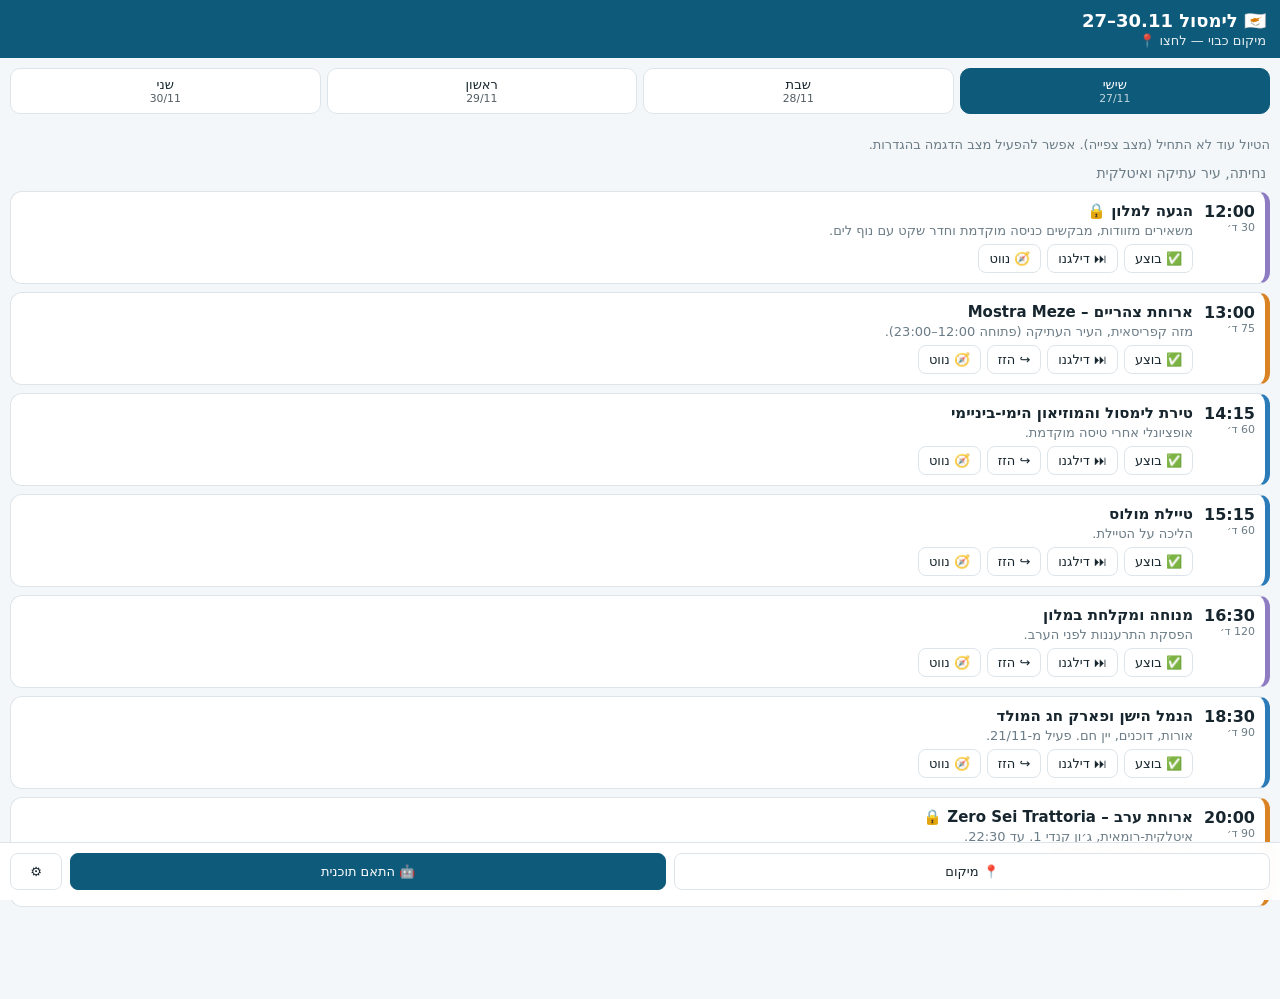
<file: cyprus-trip/index.html>
<!doctype html>
<html lang="he" dir="rtl">
<head>
<meta charset="utf-8">
<meta name="viewport" content="width=device-width,initial-scale=1,viewport-fit=cover">
<title>קפריסין – עוז ושרית</title>
<link rel="manifest" href="manifest.webmanifest">
<meta name="theme-color" content="#0e5a7a">
<link rel="icon" href="icon.svg">
<link rel="stylesheet" href="styles.css">
</head>
<body>
<header>
  <h1>🇨🇾 לימסול <bdi dir="ltr">27–30.11</bdi></h1>
  <div id="loc" class="loc">מיקום כבוי</div>
</header>
<div id="prompt" class="prompt" hidden></div>
<nav id="tabs"></nav>
<main id="list"></main>
<footer>
  <button id="btnLoc">📍 מיקום</button>
  <button id="btnAdapt" class="primary">🤖 התאם תוכנית</button>
  <button id="btnSet">⚙️</button>
</footer>

<dialog id="dlgMove">
  <form method="dialog">
    <h3 id="mvTitle">הזזה</h3>
    <label>יום <select id="mvDay"></select></label>
    <label>שעה <input id="mvTime" type="time"></label>
    <menu><button value="cancel">ביטול</button><button id="mvOk" value="ok" class="primary">הזז</button></menu>
  </form>
</dialog>

<dialog id="dlgAdapt">
  <form method="dialog">
    <h3>התאמת התוכנית</h3>
    <p id="adNow" class="muted"></p>
    <div class="row">
      <label>מאחרים ב-<input id="adDelay" type="number" min="5" step="5" value="30"> דקות</label>
      <button type="button" id="adShift">חשב</button>
    </div>
    <div id="adLocal"></div>
    <hr>
    <label>בקשה חופשית ל-Claude
      <textarea id="adText" rows="3" placeholder="למשל: התעייפנו, רוצים משהו רגוע וקרוב עם נוף. או: יורד גשם."></textarea>
    </label>
    <button type="button" id="adAI" class="primary">🤖 בקש הצעות מ-Claude</button>
    <div id="adStatus" class="muted"></div>
    <div id="adAIList"></div>
    <menu><button value="close">סגור</button></menu>
  </form>
</dialog>

<dialog id="dlgSet">
  <form method="dialog">
    <h3>הגדרות</h3>
    <label>כתובת שרת ה-AI (Worker)<input id="stEndpoint" type="url" placeholder="https://…workers.dev"></label>
    <label>טוקן אפליקציה (אופציונלי)<input id="stToken" type="text" autocomplete="off"></label>
    <hr>
    <label><input id="stSim" type="checkbox"> מצב הדגמה (שעה ויום מדומים)</label>
    <div class="row">
      <select id="stSimDay"></select>
      <input id="stSimTime" type="time" value="14:00">
    </div>
    <button type="button" id="stReset" class="danger">איפוס כל הסימונים וההזזות</button>
    <menu><button value="cancel">ביטול</button><button id="stOk" value="ok" class="primary">שמור</button></menu>
  </form>
</dialog>

<script src="plan.js"></script>
<script src="logic.js"></script>
<script src="app.js"></script>
</body>
</html>
</file>
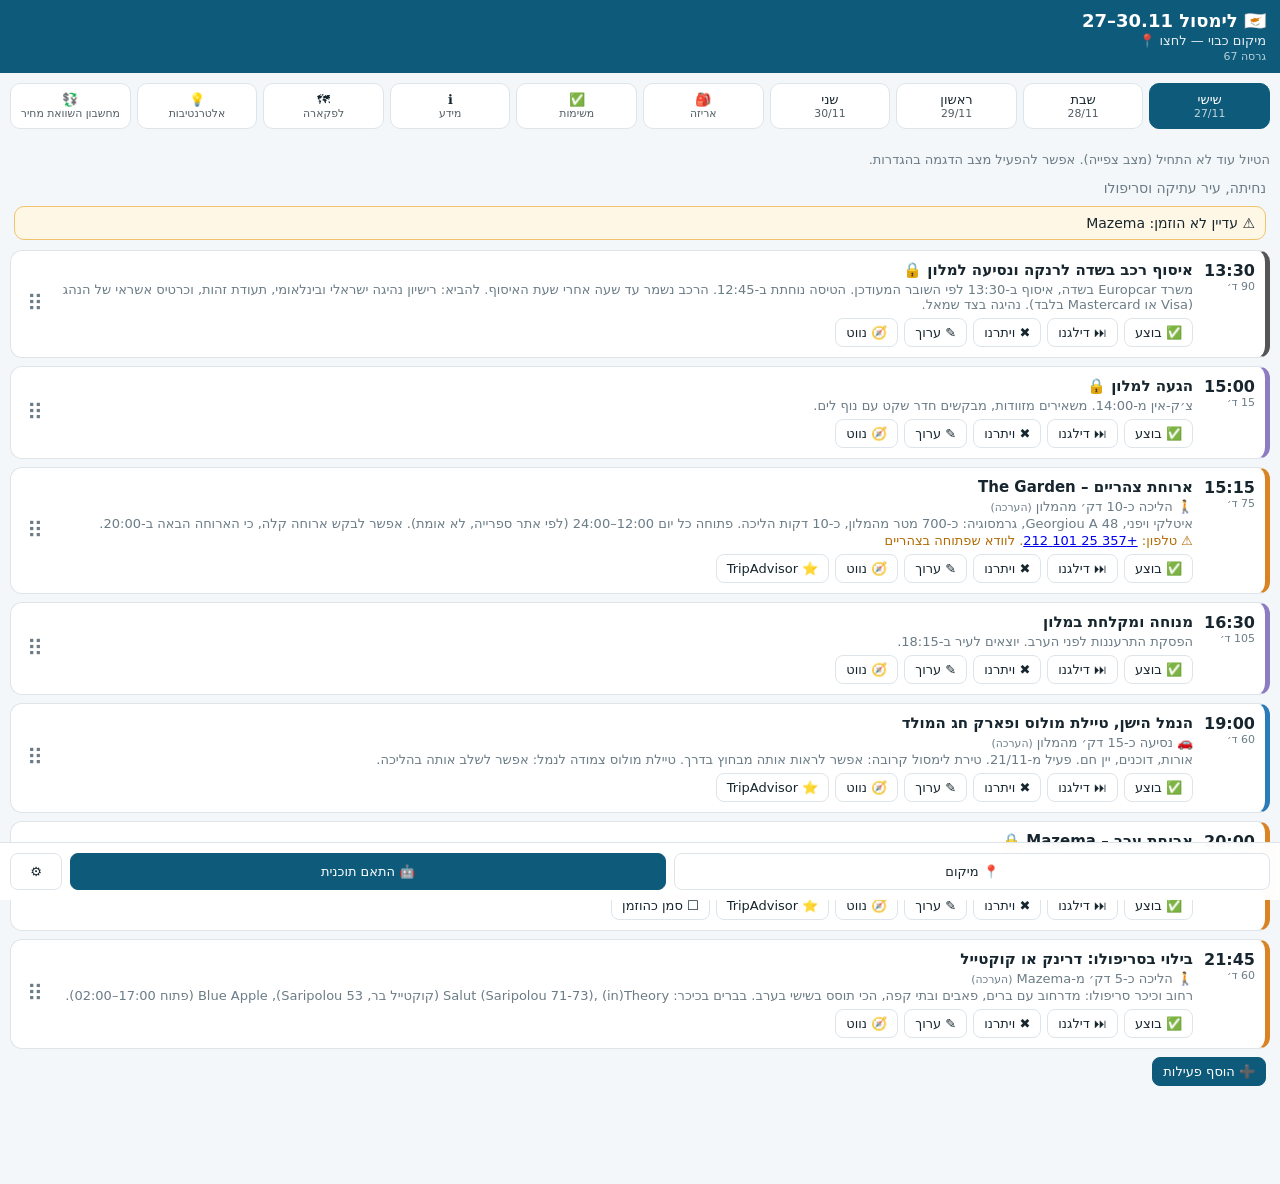
<file: docs/index.html>
<!doctype html>
<html lang="he" dir="rtl">
<head>
<meta charset="utf-8">
<meta name="viewport" content="width=device-width,initial-scale=1,viewport-fit=cover">
<title>טיול לקפריסין</title>
<link rel="manifest" href="manifest.webmanifest">
<meta name="theme-color" content="#0e5a7a">
<link rel="icon" href="icon.svg">
<link rel="apple-touch-icon" href="icon-192.png">
<link rel="stylesheet" href="styles.css?v=67">
</head>
<body>
<header>
  <h1>🇨🇾 לימסול <bdi dir="ltr">27–30.11</bdi></h1>
  <div id="loc" class="loc">מיקום כבוי</div>
  <div class="ver">גרסה 67<span id="syncSt"></span></div>
  <button type="button" id="simBanner" class="simbar" hidden>⚠ מצב הדגמה פעיל: השעה והיום מדומים. לחצו כדי לכבות</button>
</header>
<div id="prompt" class="prompt" hidden></div>
<nav id="tabs"></nav>
<main id="list"></main>
<div id="toast" hidden></div>
<footer>
  <button id="btnLoc">📍 מיקום</button>
  <button id="btnAdapt" class="primary">🤖 התאם תוכנית</button>
  <button id="btnSet">⚙️</button>
</footer>

<dialog id="dlgMove">
  <form method="dialog">
    <h3 id="mvTitle">עריכת פעילות</h3>
    <label>שם <input id="mvName" maxlength="120"></label>
    <label>יום <select id="mvDay"></select></label>
    <div class="row">
      <label style="flex:1">שעה <input id="mvTime" type="time"></label>
      <label style="flex:1">משך (דקות) <input id="mvDur" type="number" min="15" max="480" step="5"></label>
    </div>
    <label id="mvTypeRow">סוג
      <select id="mvType"><option value="sight">אתר / פעילות</option><option value="food">אוכל</option><option value="shop">קניות</option><option value="rest">מנוחה</option><option value="travel">נסיעה</option></select>
    </label>
    <div id="mvWarn" class="muted" style="min-height:1.3em"></div>
    <menu>
      <button value="cancel">ביטול</button>
      <button type="button" id="mvReset">↺ אפס שינויים</button>
      <button type="button" id="mvDel" class="danger">מחק</button>
      <button id="mvOk" value="ok" class="primary">שמור</button>
    </menu>
  </form>
</dialog>

<dialog id="dlgAdapt">
  <form method="dialog">
    <h3>התאמת התוכנית</h3>
    <p id="adNow" class="muted"></p>
    <div class="row">
      <label>מאחרים ב-<input id="adDelay" type="number" min="5" step="5" value="30"> דקות</label>
      <button type="button" id="adShift">חשב</button>
    </div>
    <div id="adLocal"></div>
    <hr>
    <label>בקשה חופשית ל-Claude
      <textarea id="adText" rows="3" placeholder="למשל: התעייפנו, רוצים משהו רגוע וקרוב עם נוף. או: יורד גשם."></textarea>
    </label>
    <div class="acts"><button type="button" id="adMic" class="mic" aria-label="הקלטה קולית">🎤 הקלטה</button><button type="button" id="adAI" class="primary">🤖 בקש הצעות מ-Claude</button></div>
    <div id="adStatus" class="muted"></div>
    <div id="adAIList"></div>
    <menu><button value="close">סגור</button></menu>
  </form>
</dialog>

<dialog id="dlgSet">
  <form method="dialog">
    <h3>הגדרות</h3>
    <label>מפתח Claude API (נשמר רק בטלפון הזה)<input id="stKey" type="password" autocomplete="off" placeholder="sk-ant-…"></label>
    <details><summary class="muted">מתקדם: שרת Worker במקום מפתח</summary>
      <label>כתובת שרת ה-AI (Worker)<input id="stEndpoint" type="url" placeholder="https://…workers.dev"></label>
      <label>טוקן אפליקציה (אופציונלי)<input id="stToken" type="text" autocomplete="off"></label>
    </details>
    <hr>
    <label><input id="stSim" type="checkbox"> מצב הדגמה (שעה ויום מדומים)</label>
    <div class="row">
      <select id="stSimDay"></select>
      <input id="stSimTime" type="time" value="14:00">
    </div>
    <details open><summary>🔄 סנכרון חי בין הטלפונים</summary>
      <label>כתובת שרת הסנכרון (Cloudflare Worker)<input id="syDb" type="url" placeholder="https://…workers.dev"></label>
      <label>קוד טיול (נשאר בסוד)<input id="syCode" type="text" autocomplete="off" placeholder="10–40 אותיות קטנות ומספרים"></label>
      <div class="acts"><button type="button" id="syGen">צור קוד</button><button type="button" id="syStart" class="primary">התחל סנכרון</button><button type="button" id="syStop">הפסק</button><button type="button" id="syInvite">📤 הזמן את שרית</button></div>
      <div id="syMsg" class="muted"></div>
    </details>
    <details open><summary>🔔 התראות (במכשיר הזה)</summary>
      <div class="acts"><button type="button" id="pnEnable" class="primary">הפעל התראות</button><button type="button" id="pnOff">כבה</button></div>
      <div id="pnMsg" class="muted"></div>
    </details>
    <details><summary>⏰ זמני התראות</summary>
      <label>באיזו שעה לשלוח את הודעת הבוקר<input id="ntMorning" type="time" value="08:00"></label>
      <label>התראה לפני אתר או קניות: כמה דקות לפני שצריך לצאת<input id="ntLead" type="number" min="5" max="120" step="5" inputmode="numeric"></label>
      <label>התראה לפני מסעדה שהוזמנה: כמה דקות לפני שצריך לצאת<input id="ntFood" type="number" min="5" max="120" step="5" inputmode="numeric"></label>
      <label>שאלת "הספקתם?": כמה דקות אחרי שהפעילות נגמרת<input id="ntAfter" type="number" min="0" max="120" step="5" inputmode="numeric"></label>
      <div class="acts"><button type="button" id="ntDefault">חזרה לברירות מחדל</button></div>
      <div id="ntMsg" class="muted"></div>
    </details>
    <button type="button" id="stPrint">🖨 הדפס / שמור כ-PDF (התוכנית הסופית)</button>
    <button type="button" id="stRefresh">🔄 רענן גרסה (לא מוחק מפתח או סימונים)</button>
    <button type="button" id="stReset" class="danger">איפוס כל הסימונים וההזזות</button>
    <menu><button value="cancel">ביטול</button><button id="stOk" value="ok" class="primary">שמור</button></menu>
  </form>
</dialog>

<script src="plan.js?v=67"></script>
<script src="logic.js?v=67"></script>
<script src="sync.js?v=67"></script>
<script src="push.js?v=67"></script>
<script src="app.js?v=67"></script>
<div id="printRoot"></div>
</body>
</html>
</file>
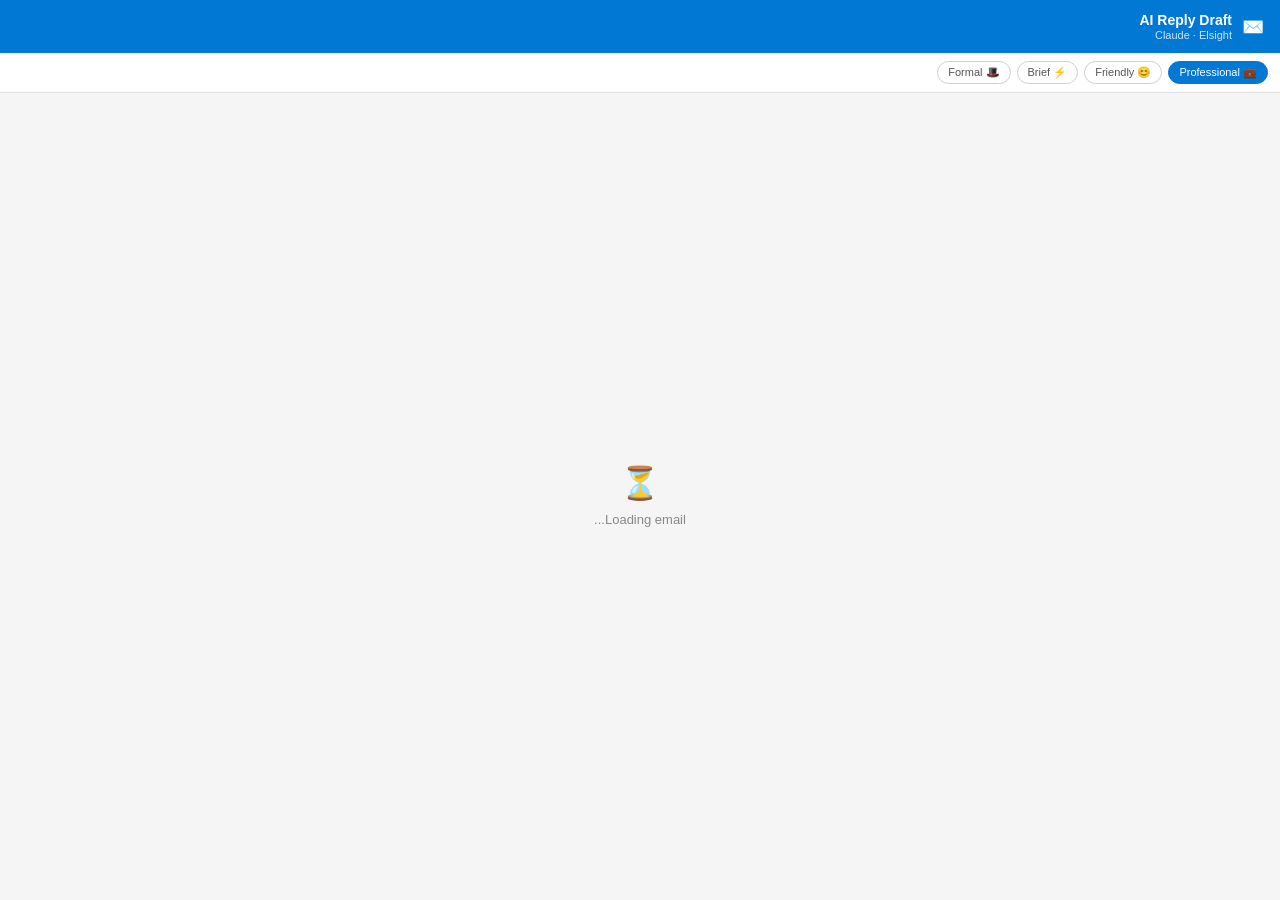
<file: taskpane.html>
<!DOCTYPE html>
<html lang="he" dir="rtl">
<head>
  <meta charset="UTF-8"/>
  <meta name="viewport" content="width=device-width, initial-scale=1.0"/>
  <title>AI Reply Draft</title>
  <script src="https://appsforoffice.microsoft.com/lib/1/hosted/office.js"></script>
  <style>
    * { box-sizing: border-box; margin: 0; padding: 0; }

    body {
      font-family: 'Segoe UI', Arial, sans-serif;
      background: #f5f5f5;
      color: #1a1a1a;
      direction: rtl;
      height: 100vh;
      display: flex;
      flex-direction: column;
    }

    /* ── Header ── */
    .header {
      background: #0078d4;
      color: white;
      padding: 12px 16px;
      display: flex;
      align-items: center;
      gap: 10px;
      flex-shrink: 0;
    }
    .header-icon { font-size: 18px; }
    .header-title { font-size: 14px; font-weight: 600; }
    .header-sub { font-size: 11px; opacity: 0.8; margin-top: 1px; }

    /* ── Tone selector ── */
    .tone-bar {
      background: white;
      border-bottom: 1px solid #e0e0e0;
      padding: 8px 12px;
      display: flex;
      gap: 6px;
      flex-wrap: wrap;
      flex-shrink: 0;
    }
    .tone-btn {
      font-size: 11px;
      padding: 4px 10px;
      border-radius: 12px;
      border: 1px solid #d0d0d0;
      background: transparent;
      color: #555;
      cursor: pointer;
      transition: all 0.15s;
      font-family: 'Segoe UI', Arial, sans-serif;
    }
    .tone-btn:hover { border-color: #0078d4; color: #0078d4; }
    .tone-btn.active { background: #0078d4; border-color: #0078d4; color: white; }

    /* ── Main area ── */
    .main { flex: 1; overflow-y: auto; padding: 12px; display: flex; flex-direction: column; gap: 10px; }

    /* ── Email preview ── */
    .email-preview {
      background: white;
      border: 1px solid #e0e0e0;
      border-radius: 6px;
      padding: 10px 12px;
    }
    .email-preview-label { font-size: 10px; color: #888; letter-spacing: 1px; text-transform: uppercase; margin-bottom: 6px; }
    .email-from { font-size: 12px; font-weight: 600; color: #1a1a1a; margin-bottom: 2px; }
    .email-subject { font-size: 12px; color: #444; margin-bottom: 6px; }
    .email-body {
      font-size: 11px;
      color: #666;
      line-height: 1.5;
      max-height: 60px;
      overflow: hidden;
      direction: ltr;
      text-align: left;
      border-top: 1px solid #f0f0f0;
      padding-top: 6px;
    }
    .lang-tag {
      display: inline-block;
      font-size: 10px;
      padding: 2px 7px;
      border-radius: 10px;
      font-weight: 600;
      margin-bottom: 4px;
    }
    .lang-en { background: #deeeff; color: #0050a0; }
    .lang-he { background: #dff0e0; color: #1a6e30; }

    /* ── Draft area ── */
    .draft-card {
      background: white;
      border: 1px solid #e0e0e0;
      border-radius: 6px;
      padding: 10px 12px;
      flex: 1;
      display: flex;
      flex-direction: column;
      gap: 8px;
    }
    .draft-label-row { display: flex; align-items: center; justify-content: space-between; }
    .draft-label { font-size: 10px; color: #888; letter-spacing: 1px; text-transform: uppercase; }
    .draft-text {
      font-size: 12px;
      line-height: 1.75;
      color: #1a1a1a;
      white-space: pre-wrap;
      flex: 1;
      direction: ltr;
      text-align: left;
    }
    .draft-text.generating { color: #999; font-style: italic; }

    /* ── Buttons ── */
    .btn-row { display: flex; gap: 6px; flex-shrink: 0; }
    .btn {
      flex: 1;
      padding: 8px;
      font-size: 12px;
      border-radius: 4px;
      cursor: pointer;
      border: 1px solid #d0d0d0;
      background: white;
      color: #333;
      font-family: 'Segoe UI', Arial, sans-serif;
      transition: all 0.15s;
    }
    .btn:hover { background: #f5f5f5; }
    .btn-primary { background: #0078d4; color: white; border-color: #0078d4; }
    .btn-primary:hover { background: #006cbe; }
    .btn-success { background: #107c10; color: white; border-color: #107c10; }
    .btn:disabled { opacity: 0.5; cursor: not-allowed; }

    /* ── Loading spinner ── */
    @keyframes spin { to { transform: rotate(360deg); } }
    .spinner {
      width: 28px; height: 28px;
      border: 3px solid #e0e0e0;
      border-top-color: #0078d4;
      border-radius: 50%;
      animation: spin 0.8s linear infinite;
      margin: 20px auto;
    }

    /* ── Empty state ── */
    .empty-state {
      flex: 1; display: flex; flex-direction: column;
      align-items: center; justify-content: center;
      gap: 8px; color: #888; text-align: center; padding: 20px;
    }
    .empty-icon { font-size: 32px; }
    .empty-text { font-size: 13px; line-height: 1.5; }

    /* ── Cursor blink ── */
    @keyframes blink { 0%,100%{opacity:1} 50%{opacity:0} }
    .cursor { display: inline-block; width: 2px; height: 12px; background: #0078d4; margin-right: 1px; vertical-align: text-bottom; animation: blink 0.9s infinite; }
  </style>
</head>
<body>

  <!-- Header -->
  <div class="header">
    <span class="header-icon">✉️</span>
    <div>
      <div class="header-title">AI Reply Draft</div>
      <div class="header-sub">Claude · Elsight</div>
    </div>
  </div>

  <!-- Tone selector -->
  <div class="tone-bar">
    <button class="tone-btn active" data-tone="professional" onclick="setTone(this)">💼 Professional</button>
    <button class="tone-btn" data-tone="friendly" onclick="setTone(this)">😊 Friendly</button>
    <button class="tone-btn" data-tone="brief" onclick="setTone(this)">⚡ Brief</button>
    <button class="tone-btn" data-tone="formal" onclick="setTone(this)">🎩 Formal</button>
  </div>

  <!-- Main content -->
  <div class="main" id="main">
    <div class="empty-state" id="emptyState">
      <div class="empty-icon">⏳</div>
      <div class="empty-text">Loading email...</div>
    </div>
  </div>

  <!-- Action buttons (hidden until draft ready) -->
  <div class="btn-row" id="btnRow" style="display:none; padding: 0 12px 12px;">
    <button class="btn" onclick="regenerate()">🔄 Regenerate</button>
    <button class="btn btn-primary" onclick="copyDraft()">📋 Copy</button>
    <button class="btn btn-success" onclick="insertReply()">✅ Insert Reply</button>
  </div>

<script>
  const ANTHROPIC_API_KEY = "YOUR-ANTHROPIC-API-KEY"; // ← הכנס את ה-API Key שלך

  let currentTone = "professional";
  let currentDraft = "";
  let emailData = null;
  let isGenerating = false;

  // ── Init Office ──
  Office.onReady(async (info) => {
    if (info.host === Office.HostType.Outlook) {
      await readEmailAndGenerate();
    }
  });

  // ── Read email from Outlook ──
  async function readEmailAndGenerate() {
    const item = Office.context.mailbox.item;

    const subject = item.subject || "(No subject)";
    const from = item.from ? `${item.from.displayName} <${item.from.emailAddress}>` : "Unknown";

    // Read email body
    item.body.getAsync(Office.CoercionType.Text, async (result) => {
      if (result.status === Office.AsyncResultStatus.Succeeded) {
        const body = result.value.trim().slice(0, 1500); // first 1500 chars
        const detectedLang = detectLanguage(body + " " + subject);

        emailData = { subject, from, body, lang: detectedLang };
        renderEmailPreview();
        await generateDraft();
      } else {
        showError("Could not read email body.");
      }
    });
  }

  // ── Simple language detection ──
  function detectLanguage(text) {
    const hebrewChars = (text.match(/[\u0590-\u05FF]/g) || []).length;
    return hebrewChars > 10 ? "he" : "en";
  }

  // ── Render email preview ──
  function renderEmailPreview() {
    const { subject, from, body, lang } = emailData;
    const langLabel = lang === "he" ? "עברית" : "English";
    const langClass = lang === "he" ? "lang-he" : "lang-en";

    document.getElementById("main").innerHTML = `
      <div class="email-preview">
        <div class="email-preview-label">Received email</div>
        <span class="lang-tag ${langClass}">${langLabel}</span>
        <div class="email-from">${escHtml(from)}</div>
        <div class="email-subject">${escHtml(subject)}</div>
        <div class="email-body">${escHtml(body.slice(0, 200))}</div>
      </div>
      <div class="draft-card" id="draftCard">
        <div class="draft-label-row">
          <span class="draft-label">✨ Draft Reply</span>
        </div>
        <div class="spinner"></div>
      </div>
    `;
  }

  // ── Generate draft via Claude API ──
  async function generateDraft() {
    if (!emailData || isGenerating) return;
    isGenerating = true;
    currentDraft = "";

    const { subject, from, body, lang } = emailData;
    const langInstruction = lang === "he"
      ? "Reply in Hebrew."
      : "Reply in English.";

    const prompt = `You are a professional email assistant for Oz Segal, CPA, Finance Director at Elsight Ltd.

Write a ${currentTone} reply to this email. ${langInstruction}
Write only the email body — appropriate greeting and sign-off as "Oz Segal, CPA\\nFinance Director | Elsight".

Email:
From: ${from}
Subject: ${subject}
Body:
${body}`;

    try {
      const response = await fetch("https://api.anthropic.com/v1/messages", {
        method: "POST",
        headers: { "Content-Type": "application/json" },
        body: JSON.stringify({
          model: "claude-sonnet-4-20250514",
          max_tokens: 800,
          stream: true,
          messages: [{ role: "user", content: prompt }],
        }),
      });

      const reader = response.body.getReader();
      const decoder = new TextDecoder();
      let buffer = "";
      let started = false;

      while (true) {
        const { done, value } = await reader.read();
        if (done) break;

        buffer += decoder.decode(value, { stream: true });
        const lines = buffer.split("\n");
        buffer = lines.pop();

        for (const line of lines) {
          if (!line.startsWith("data: ")) continue;
          const data = line.slice(6).trim();
          if (data === "[DONE]") continue;
          try {
            const parsed = JSON.parse(data);
            const delta = parsed?.delta?.text || "";
            if (delta) {
              if (!started) {
                started = true;
                showDraftBox();
              }
              currentDraft += delta;
              updateDraftText(currentDraft, true);
            }
          } catch {}
        }
      }

      updateDraftText(currentDraft, false);
      document.getElementById("btnRow").style.display = "flex";
    } catch (err) {
      showError("Error connecting to Claude API. Check your API key.");
    } finally {
      isGenerating = false;
    }
  }

  // ── UI helpers ──
  function showDraftBox() {
    const card = document.getElementById("draftCard");
    if (card) card.innerHTML = `
      <div class="draft-label-row">
        <span class="draft-label">✨ Draft Reply</span>
      </div>
      <div class="draft-text generating" id="draftText"></div>
    `;
  }

  function updateDraftText(text, streaming) {
    const el = document.getElementById("draftText");
    if (!el) return;
    el.className = "draft-text";
    el.innerHTML = escHtml(text) + (streaming ? '<span class="cursor"></span>' : "");
  }

  function showError(msg) {
    document.getElementById("main").innerHTML = `
      <div class="empty-state">
        <div class="empty-icon">⚠️</div>
        <div class="empty-text">${msg}</div>
      </div>
    `;
  }

  function escHtml(str) {
    return String(str)
      .replace(/&/g, "&amp;")
      .replace(/</g, "&lt;")
      .replace(/>/g, "&gt;")
      .replace(/\n/g, "<br>");
  }

  // ── Tone change ──
  function setTone(btn) {
    document.querySelectorAll(".tone-btn").forEach(b => b.classList.remove("active"));
    btn.classList.add("active");
    currentTone = btn.dataset.tone;
    if (emailData) {
      renderEmailPreview();
      generateDraft();
    }
  }

  // ── Regenerate ──
  function regenerate() {
    if (emailData) {
      renderEmailPreview();
      generateDraft();
    }
  }

  // ── Copy draft ──
  function copyDraft() {
    if (!currentDraft) return;
    Office.context.mailbox.item.displayReplyAllForm({
      htmlBody: currentDraft.replace(/\n/g, "<br>")
    });
  }

  // ── Insert into reply window ──
  function insertReply() {
    if (!currentDraft) return;
    Office.context.mailbox.item.displayReplyAllForm({
      htmlBody: `<p dir="auto">${currentDraft.replace(/\n/g, "<br>")}</p>`
    });
  }
</script>
</body>
</html>
</file>
<file: cyprus-trip/styles.css>
:root{--bg:#f4f7f9;--card:#fff;--ink:#17262e;--mut:#6b7c86;--pri:#0e5a7a;--ok:#2e8b57;--warn:#b26a00;--bad:#b3261e;--line:#dde5ea}
*{box-sizing:border-box}
body{margin:0;font-family:system-ui,-apple-system,"Segoe UI",Arial,sans-serif;background:var(--bg);color:var(--ink);padding-bottom:84px}
header{background:var(--pri);color:#fff;padding:calc(10px + env(safe-area-inset-top)) 14px 10px;position:sticky;top:0;z-index:5}
h1{margin:0;font-size:18px}.loc{font-size:13px;opacity:.9;margin-top:2px}
nav{display:flex;gap:6px;padding:10px;overflow-x:auto}
nav button{flex:1;min-width:84px;border:1px solid var(--line);background:var(--card);border-radius:10px;padding:8px 6px;font-size:13px}
nav button.sel{background:var(--pri);color:#fff;border-color:var(--pri)}nav button small{display:block;opacity:.75}
main{padding:0 10px}
.theme{color:var(--mut);margin:2px 4px 10px;font-size:14px}
.item{display:flex;gap:10px;background:var(--card);border:1px solid var(--line);border-radius:12px;padding:10px;margin-bottom:8px;border-inline-start:5px solid var(--line)}
.item.food{border-inline-start-color:#d98324}.item.sight{border-inline-start-color:#2a7bb8}.item.rest{border-inline-start-color:#8e7cc3}.item.shop{border-inline-start-color:#c2478a}.item.travel{border-inline-start-color:#555}
.item.done{opacity:.6}.item.done h3{text-decoration:line-through}.item.skipped{opacity:.45}
.item.now{outline:2px solid var(--pri)}
.time{min-width:52px;font-weight:700;font-variant-numeric:tabular-nums}.time small{display:block;color:var(--mut);font-weight:400;font-size:11px}
.body{flex:1}.body h3{margin:0 0 3px;font-size:15px}.body p{margin:2px 0;font-size:13px;color:var(--mut)}
.body p.warn{color:var(--warn)}.chip{font-size:11px;border-radius:8px;padding:1px 6px;background:#e8f0f4;color:var(--pri);margin-inline-start:4px}
.acts{display:flex;gap:6px;flex-wrap:wrap;margin-top:6px}
button,.btn{font:inherit;font-size:13px;border:1px solid var(--line);background:#fff;border-radius:8px;padding:6px 10px;text-decoration:none;color:var(--ink)}
button.primary{background:var(--pri);color:#fff;border-color:var(--pri)}button.danger{color:var(--bad);border-color:var(--bad)}
footer{position:fixed;bottom:0;inset-inline:0;display:flex;gap:8px;padding:10px 10px calc(10px + env(safe-area-inset-bottom));background:#fffe;backdrop-filter:blur(6px);border-top:1px solid var(--line)}
footer button{flex:1;padding:10px}footer #btnSet{flex:0 0 52px}
.prompt{margin:10px;padding:12px;border-radius:12px;background:#fff7e6;border:1px solid #f0c36d}
.prompt p{margin:0 0 8px;font-weight:600}.prompt .acts{margin:0}
dialog{border:0;border-radius:14px;max-width:min(94vw,460px);width:100%;padding:16px}dialog::backdrop{background:#0006}
dialog label{display:block;margin:8px 0;font-size:14px}dialog input,dialog select,dialog textarea{width:100%;font:inherit;padding:8px;border:1px solid var(--line);border-radius:8px;margin-top:4px}
dialog input[type=checkbox]{width:auto}dialog #adDelay{width:80px;display:inline-block}
dialog menu{display:flex;gap:8px;justify-content:flex-end;padding:0;margin:12px 0 0}
.row{display:flex;gap:8px;align-items:end}.muted{color:var(--mut);font-size:13px}
.prop{border:1px solid var(--line);border-radius:10px;padding:8px;margin:8px 0;font-size:14px}.prop button{margin-top:6px}
.sum{background:#eef6fa;border-radius:10px;padding:8px;font-size:14px;margin:8px 0}
</file>
<file: docs/styles.css>
:root{--bg:#f4f7f9;--card:#fff;--ink:#17262e;--mut:#6b7c86;--pri:#0e5a7a;--ok:#2e8b57;--warn:#b26a00;--bad:#b3261e;--line:#dde5ea}
*{box-sizing:border-box}
body{margin:0;font-family:system-ui,-apple-system,"Segoe UI",Arial,sans-serif;background:var(--bg);color:var(--ink);padding-bottom:84px}
header{background:var(--pri);color:#fff;padding:calc(10px + env(safe-area-inset-top)) 14px 10px;position:sticky;top:0;z-index:5}
h1{margin:0;font-size:18px}.loc{font-size:13px;opacity:.9;margin-top:2px}
nav{display:flex;gap:6px;padding:10px;overflow-x:auto}
nav button{flex:1;min-width:84px;border:1px solid var(--line);background:var(--card);border-radius:10px;padding:8px 6px;font-size:13px}
nav button.sel{background:var(--pri);color:#fff;border-color:var(--pri)}nav button small{display:block;opacity:.75}
main{padding:0 10px}
.theme{color:var(--mut);margin:2px 4px 10px;font-size:14px}
.item{display:flex;gap:10px;background:var(--card);border:1px solid var(--line);border-radius:12px;padding:10px;margin-bottom:8px;border-inline-start:5px solid var(--line)}
.item.food{border-inline-start-color:#d98324}.item.sight{border-inline-start-color:#2a7bb8}.item.rest{border-inline-start-color:#8e7cc3}.item.shop{border-inline-start-color:#c2478a}.item.travel{border-inline-start-color:#555}
.item.done{opacity:.6}.item.done h3{text-decoration:line-through}.item.skipped{opacity:.45}
.item.now{outline:2px solid var(--pri)}
.time{min-width:52px;font-weight:700;font-variant-numeric:tabular-nums}.time small{display:block;color:var(--mut);font-weight:400;font-size:11px}
.body{flex:1}.body h3{margin:0 0 3px;font-size:15px}.body p{margin:2px 0;font-size:13px;color:var(--mut)}
.body p.warn{color:var(--warn)}.chip{font-size:11px;border-radius:8px;padding:1px 6px;background:#e8f0f4;color:var(--pri);margin-inline-start:4px}
.acts{display:flex;gap:6px;flex-wrap:wrap;margin-top:6px}
button,.btn{font:inherit;font-size:13px;border:1px solid var(--line);background:#fff;border-radius:8px;padding:6px 10px;text-decoration:none;color:var(--ink)}
button.primary{background:var(--pri);color:#fff;border-color:var(--pri)}button.danger{color:var(--bad);border-color:var(--bad)}
footer{position:fixed;bottom:0;inset-inline:0;display:flex;gap:8px;padding:10px 10px calc(10px + env(safe-area-inset-bottom));background:#fffe;backdrop-filter:blur(6px);border-top:1px solid var(--line)}
footer button{flex:1;padding:10px}footer #btnSet{flex:0 0 52px}
.prompt{margin:10px;padding:12px;border-radius:12px;background:#fff7e6;border:1px solid #f0c36d}
.prompt p{margin:0 0 8px;font-weight:600}.prompt .acts{margin:0}
dialog{border:0;border-radius:14px;max-width:min(94vw,460px);width:100%;padding:16px}dialog::backdrop{background:#0006}
dialog label{display:block;margin:8px 0;font-size:14px}dialog input,dialog select,dialog textarea{width:100%;font:inherit;padding:8px;border:1px solid var(--line);border-radius:8px;margin-top:4px}
dialog input[type=checkbox]{width:auto}dialog #adDelay{width:80px;display:inline-block}
dialog menu{display:flex;gap:8px;justify-content:flex-end;padding:0;margin:12px 0 0}
.row{display:flex;gap:8px;align-items:end}.muted{color:var(--mut);font-size:13px}
.prop{border:1px solid var(--line);border-radius:10px;padding:8px;margin:8px 0;font-size:14px}.prop button{margin-top:6px}
.sum{background:#eef6fa;border-radius:10px;padding:8px;font-size:14px;margin:8px 0}


.ver{font-size:11px;opacity:.7;margin-top:2px}

.lst{background:var(--card);border:1px solid var(--line);border-radius:12px;padding:4px 10px;margin-bottom:10px}
.li{display:flex;align-items:center;gap:8px;padding:8px 0;border-bottom:1px solid var(--line)}.li:last-child{border-bottom:0}
.li label{flex:1;display:flex;gap:10px;align-items:flex-start;font-size:15px}.li input{width:20px;height:20px;margin-top:2px;flex:none}
.li.done span{text-decoration:line-through;opacity:.5}.li .x{border:0;background:none;color:var(--mut);font-size:16px;padding:4px 8px}
.add{display:flex;gap:8px}.add input{flex:1;font:inherit;padding:10px;border:1px solid var(--line);border-radius:8px}

.mic{font-size:18px;padding:6px 12px}.mic.rec{background:#fde8e8;border-color:var(--bad);animation:pulse 1s infinite}@keyframes pulse{50%{opacity:.5}}

.item.dropped{opacity:.4}.item.dropped h3{text-decoration:line-through}

.wx{margin:0 4px 10px;font-size:15px}.wx button{font-size:12px;padding:3px 8px;margin-inline-start:6px}.li .tx{flex:1;font-size:15px;line-height:1.5}.li a{color:var(--pri);font-weight:600}

.bk-warn{margin:0 4px 10px;padding:8px 10px;border-radius:10px;background:#fff7e6;border:1px solid #f0c36d;font-size:14px}button.booked{background:#e6f4ea;border-color:var(--ok);color:var(--ok)}

.grip{touch-action:none;user-select:none;-webkit-user-select:none;cursor:grab;align-self:center;padding:10px 6px;color:var(--mut);font-size:22px;line-height:1}
.item.dragging{opacity:.3}
.ghost{position:fixed;z-index:50;pointer-events:none;box-shadow:0 10px 28px #0005;margin:0;opacity:.96}
.drop-line{height:5px;background:var(--pri);border-radius:3px;margin:3px 0}
nav button.over{outline:3px solid var(--pri);background:#e3f1f7}
#toast{position:fixed;bottom:84px;inset-inline:10px;background:#17262e;color:#fff;padding:10px 14px;border-radius:12px;display:flex;gap:10px;align-items:center;justify-content:space-between;z-index:60;font-size:14px}
#toast[hidden]{display:none}#toast button{background:#fff;color:#17262e}
.gstop{background:var(--card);border:1px solid var(--line);border-radius:12px;padding:10px 12px;margin-bottom:10px}
.gstop h3{margin:0 0 6px;font-size:17px;display:flex;align-items:center;gap:8px}.gn{flex:none;width:24px;height:24px;border-radius:50%;background:var(--pri);color:#fff;font-size:14px;display:inline-flex;align-items:center;justify-content:center}
.gstop p{margin:0 0 8px;font-size:15px;line-height:1.55}.gstop a{color:var(--pri);font-weight:600}
.gtop{margin:0 4px 10px}.gtop a{font-size:15px;padding:6px 12px}
.afit{background:#eef6fa;border-radius:8px;padding:6px 8px}
.gp button{font-size:13px;border:1px solid var(--pri);border-radius:14px;padding:3px 10px;background:#fff;color:var(--pri)}
.gp{display:flex;flex-wrap:wrap;gap:6px}.gp a{font-size:13px;border:1px solid var(--line);border-radius:14px;padding:3px 10px;text-decoration:none;background:#f4f7f9}
.trip{color:var(--mut);font-size:13px;margin:2px 0}
#printRoot{display:none}
@media print{
  @page{size:A4;margin:12mm}
  body>*:not(#printRoot){display:none!important}
  html,body{background:#fff!important}
  dialog{display:none!important}
  #printRoot{display:block;direction:rtl;color:#000;background:#fff;font-size:11.5pt}
  #printRoot h1{font-size:18pt;margin:0 0 8pt}
  #printRoot h2{font-size:13pt;border-bottom:1px solid #444;margin:10pt 0 4pt}
  .pday{margin:0 0 10pt;page-break-inside:avoid}
  #printRoot table{width:100%;border-collapse:collapse}
  #printRoot td{padding:3pt 4pt;border-bottom:1px solid #ccc;vertical-align:top}
  #printRoot .pt{white-space:nowrap;width:82pt;text-align:right}
  #printRoot .pn{font-size:10pt;color:#333}
  #printRoot li{margin:2pt 0}
}
.simbar{display:block;width:calc(100% + 28px);margin:8px -14px -10px;padding:7px 14px;border:0;background:#b3261e;color:#fff;font-weight:700;font-size:14px;text-align:center;cursor:pointer}.simbar[hidden]{display:none}
.li .grip{padding:6px 4px;font-size:20px}.li.dragging{opacity:.3}.ghost.li{background:var(--card);border:1px solid var(--line);border-radius:10px;padding:8px;display:flex;align-items:center;gap:8px}
.fxl{display:block;font-size:15px;margin-bottom:8px}.fxl input{display:block;width:100%;box-sizing:border-box;margin-top:4px;padding:10px;font-size:20px;border:1px solid var(--line);border-radius:10px;background:var(--card);color:inherit}
.fxres{font-size:32px;font-weight:700;color:var(--pri);margin:4px 0 12px;direction:ltr;text-align:right}.fxnote{color:var(--mut);font-size:13px;margin:6px 0 8px}
.fxex{display:flex;flex-wrap:wrap;gap:6px 14px;margin-top:6px;font-size:15px;direction:ltr}
.pcres{margin-top:10px}.pcres p{margin:6px 0;font-size:15px;line-height:1.5}.pcv{border-radius:10px;padding:10px 12px;margin-bottom:6px;font-size:17px}.pcv.good{background:#e3f4e6;color:#1d6b2f}.pcv.bad{background:#fde8e6;color:#a1271b}.pcv.same{background:#eef6fa}.pcv div{font-size:14px;font-weight:400}
nav button[data-d=calc]{min-width:112px}
</file>
